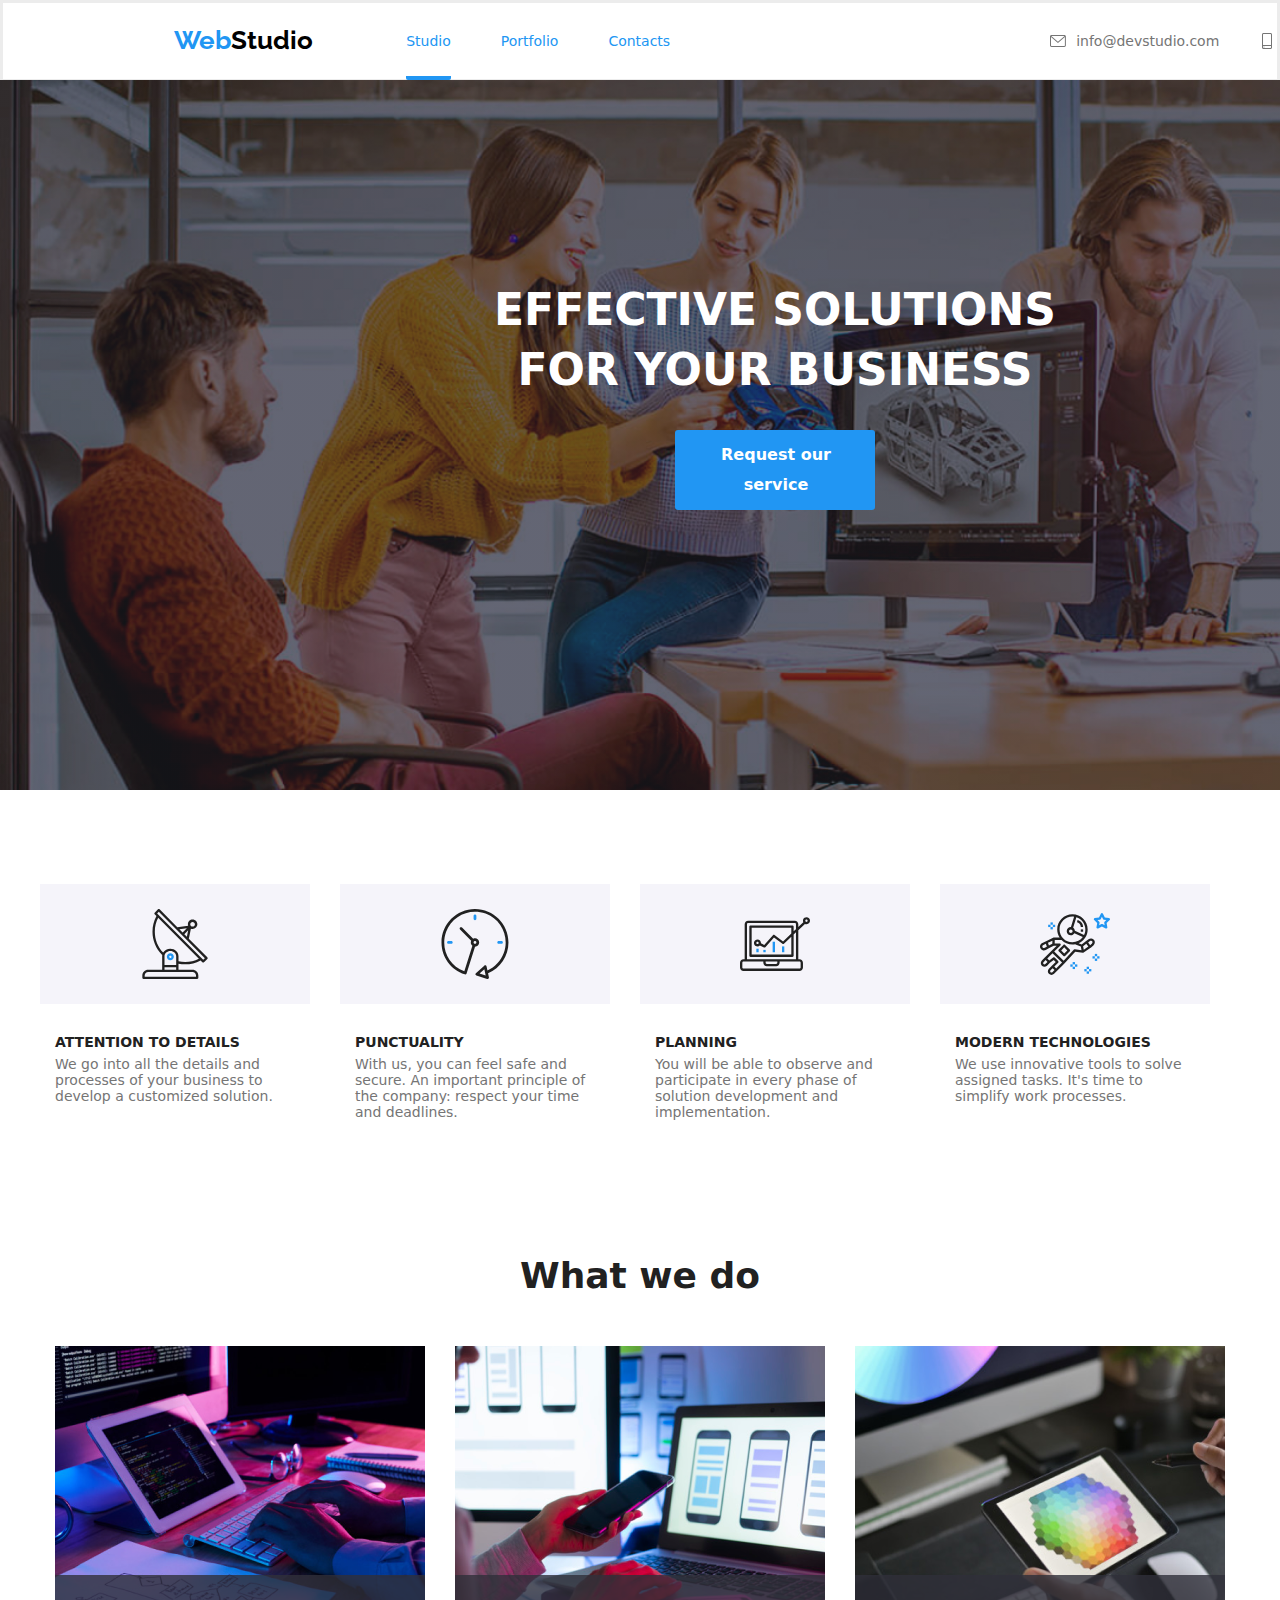
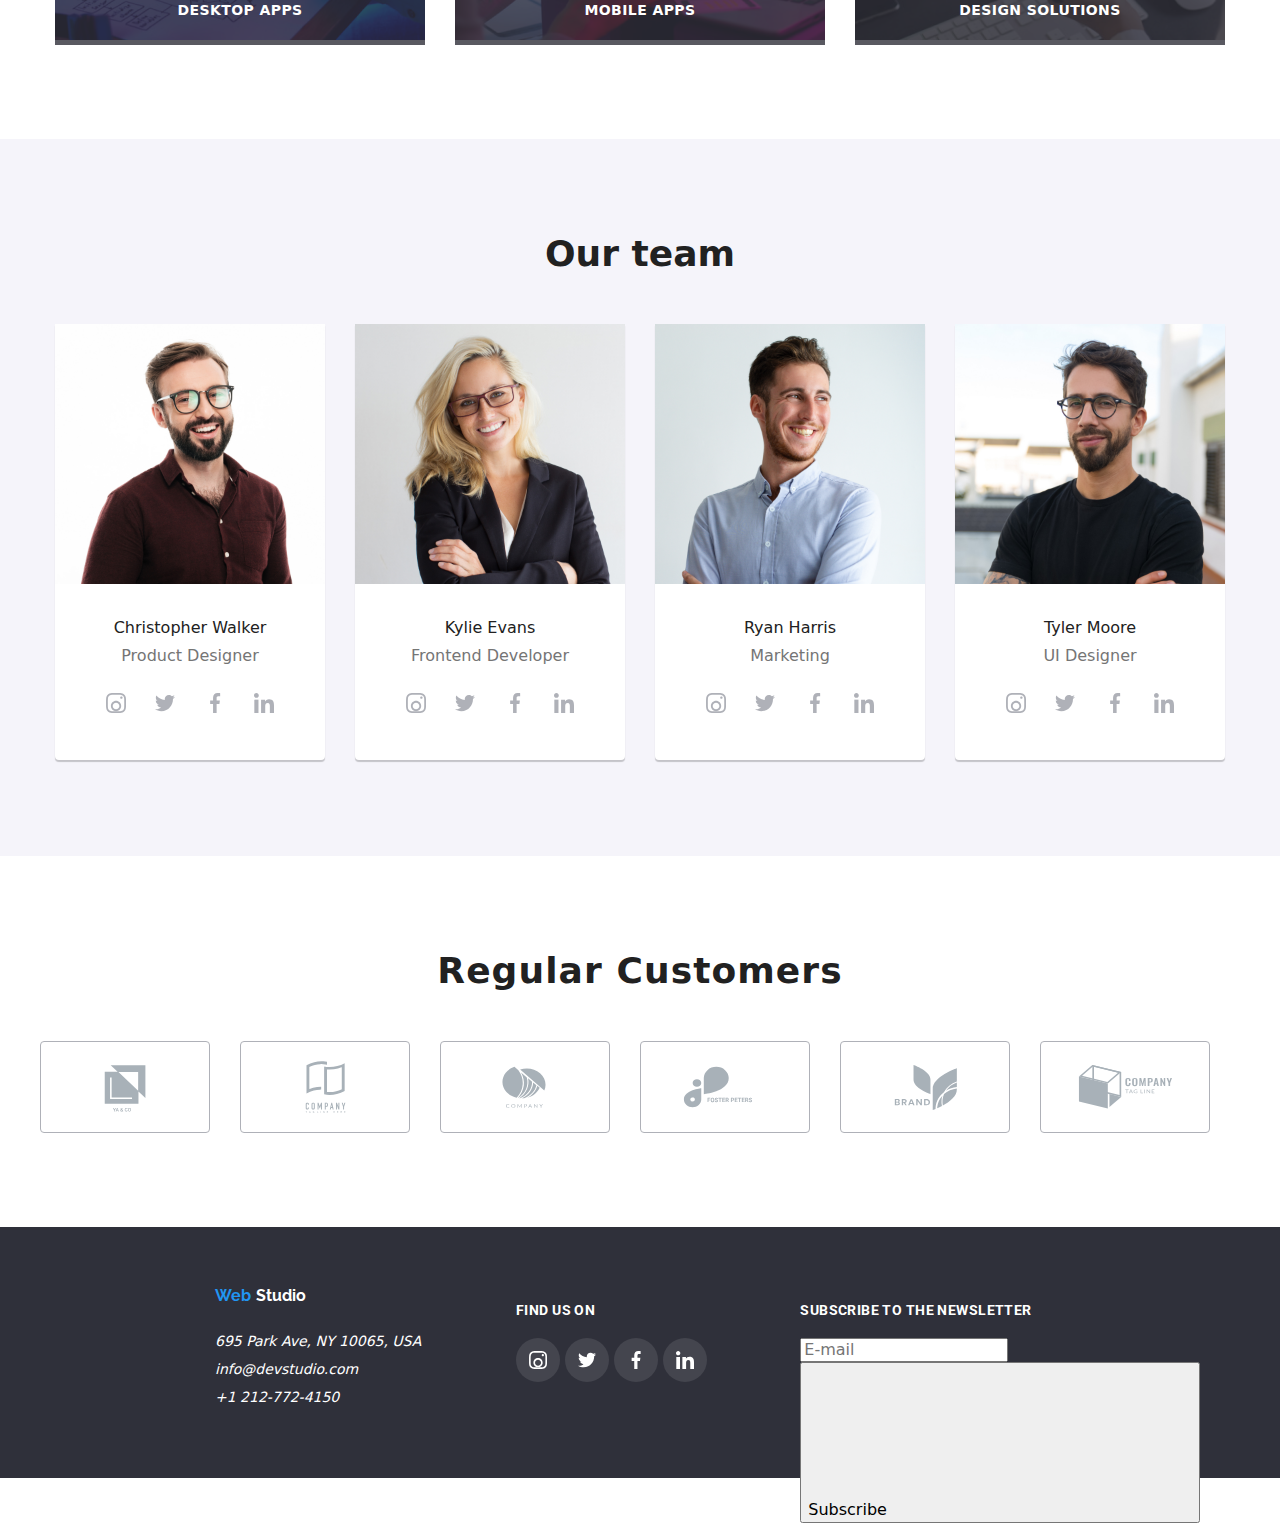
<file: index.html>
<!DOCTYPE html>
<html lang="en">
  <head>
    <meta charset="UTF-8" />
    <meta http-equiv="x-ua-compatible" content="IE=edge" />
    <meta name="veiwport" content="width=divice-width, inicial scale=1.0" />
    <title>WebStudio</title>
    <link rel="preconnect" href="https://fonts.googleapis.com" />
    <link rel="preconnect" href="https://fonts.gstatic.com" crossorigin />
    <link
      href="https://fonts.googleapis.com/css2?family=Raleway:wght@700&family=Roboto:wght@400;500;700;900&display=swap"
      rel="stylesheet"
    />
    <link
      rel="stylesheet"
      href="https://cdnjs.cloudflare.com/ajax/libs/modern-normalize/1.0.0/modern-normalize.min.css"
    />
    <link rel="stylesheet" href="./css/style.css" />
  </head>
  <body>
    <div class="global-container">
      <header class="global-header">
        <div class="header-container">
          <div class="webstudio-container">
            <a class="link-class" href="./index.html">
              <span class="text-blue">Web</span>
              <span class="text-white">Studio</span>
            </a>
          </div>
          <div class="navigation-container">
            <nav class="main-navigation">
              <ul class="list-class">
                <li>
                  <a href="./index.html" class="nav-link current">Studio</a>
                </li>
                <li>
                  <a href="./portfolio.html" class="nav-link">Portfolio</a>
                </li>
                <li>
                  <a href=" " class="nav-link">Contacts</a>
                </li>
              </ul>
            </nav>
          </div>
          <div class="contact-container">
            <ul class="contact">
              <li>
                <a class="mail-class" href="mailto:info@devstudio.com">
                  <svg class="icon-nav">
                    <use href="./images/icons.svg#icon-envelope"></use>
                  </svg>
                  <span class="mail"> info@devstudio.com</span>
                </a>
              </li>
              <li>
                <a class="tel-class" href="tel:+12127724150">
                  <svg class="icon-nav">
                    <use href="./images/icons.svg#icon-smartphone"></use>
                  </svg>
                  <span class="tel">+1 212-772-4150</span>
                </a>
              </li>
            </ul>
          </div>
        </div>
      </header>
      <main class="main-container">
        <section class="first-section">
          <div class="first-section-container">
            <h1 class="head-text">EFFECTIVE SOLUTIONS FOR YOUR BUSINESS</h1>
            <button class="button1" data-modal-open type="button">
              Request our service
            </button>
          </div>
        </section>
        <section class="second-section">
          <div class="second-section-container">
            <ul class="text-list">
              <li>
                <div class="rectangle1">
                  <svg class="svg-image1" width="270" height="120">
                    <use href="./images/icons.svg#icon-antenna-1"></use>
                  </svg>
                </div>
                <h2 class="htwo-text">ATTENTION TO DETAILS</h2>
                <p class="ptwo-text">
                  We go into all the details and processes of your business to
                  develop a customized solution.
                </p>
              </li>
              <li>
                <div class="rectangle2">
                  <svg class="svg-image2" width="270" height="120">
                    <use href="./images/icons.svg#icon-clock-1"></use>
                  </svg>
                </div>
                <h2 class="htwo-text">PUNCTUALITY</h2>
                <p class="ptwo-text">
                  With us, you can feel safe and secure. An important principle
                  of the company: respect your time and deadlines.
                </p>
              </li>
              <li>
                <div class="rectangle3">
                  <svg class="svg-image3" width="270" height="120">
                    <use href="./images/icons.svg#icon-diagram-1"></use>
                  </svg>
                </div>
                <h2 class="htwo-text">PLANNING</h2>
                <p class="ptwo-text">
                  You will be able to observe and participate in every phase of
                  solution development and implementation.
                </p>
              </li>
              <li>
                <div class="rectangle4">
                  <svg class="svg-image4" width="270" height="120">
                    <use href="./images/icons.svg#icon-astronaut-1"></use>
                  </svg>
                </div>
                <h2 class="htwo-text">MODERN TECHNOLOGIES</h2>
                <p class="ptwo-text">
                  We use innovative tools to solve assigned tasks. It's time to
                  simplify work processes.
                </p>
              </li>
            </ul>
          </div>
        </section>
        <section class="section-three">
          <div class="section-three-container">
            <h3 class="hthree-text">What we do</h3>
            <ul class="image-whatwedo">
              <li>
                <div class="thumb">
                  <img
                    src="./images/img1.png"
                    alt="laptop 1"
                    width="370"
                    height="294"
                  />
                  <p class="label">DESKTOP APPS</p>
                </div>
              </li>
              <li>
                <div class="thumb">
                  <img
                    src="./images/box2.png"
                    alt="laptop 2"
                    width="370"
                    height="294"
                  />
                  <p class="label">Mobile APPS</p>
                </div>
              </li>
              <li>
                <div class="thumb">
                  <img
                    src="./images/box3.png"
                    alt="laptop 3"
                    width="370"
                    height="294"
                  />
                  <p class="label">DESIGN SOLUTIONS</p>
                </div>
              </li>
            </ul>
          </div>
        </section>
        <section class="section-four">
          <div class="fourth-section-continer">
            <h4 class="hfour-text">Our team</h4>
            <ul class="image-ourteam">
              <li class="walker-container">
                <img
                  src="./images/img11.jpg"
                  alt="Christopher Walker"
                  width="270"
                  height="260"
                />
                <h5 class="hfive-text">Christopher Walker</h5>
                <p class="pfour-text">Product Designer</p>
                <div class="social-ellipse">
                  <a class="social-icon" href="">
                    <svg class="icon">
                      <use xlink:href="./images/icons.svg#icon-instagram"></use>
                    </svg>
                  </a>
                </div>
                <div class="social-ellipse">
                  <a class="social-icon" href="">
                    <svg class="icon">
                      <use xlink:href="./images/icons.svg#icon-twitter"></use>
                    </svg>
                  </a>
                </div>
                <div class="social-ellipse">
                  <a class="social-icon" href="">
                    <svg class="icon">
                      <use
                        xlink:href="./images/icons.svg#icon-facebook-1"
                      ></use>
                    </svg>
                  </a>
                </div>
                <div class="social-ellipse">
                  <a class="social-icon" href="">
                    <svg class="icon">
                      <use xlink:href="./images/icons.svg#icon-linkedin"></use>
                    </svg>
                  </a>
                </div>
              </li>
              <li class="kylie-container">
                <img
                  src="./images/img22.jpg"
                  alt="Kylie Evans"
                  width="270"
                  height="260"
                />
                <h5 class="hfive-text">Kylie Evans</h5>
                <p class="pfour-text">Frontend Developer</p>
                <div class="social-ellipse">
                  <a class="social-icon" href="">
                    <svg class="icon">
                      <use xlink:href="./images/icons.svg#icon-instagram"></use>
                    </svg>
                  </a>
                </div>
                <div class="social-ellipse">
                  <a class="social-icon" href="">
                    <svg class="icon">
                      <use xlink:href="./images/icons.svg#icon-twitter"></use>
                    </svg>
                  </a>
                </div>
                <div class="social-ellipse">
                  <a class="social-icon" href="">
                    <svg class="icon">
                      <use
                        xlink:href="./images/icons.svg#icon-facebook-1"
                      ></use>
                    </svg>
                  </a>
                </div>
                <div class="social-ellipse">
                  <a class="social-icon" href="">
                    <svg class="icon">
                      <use xlink:href="./images/icons.svg#icon-linkedin"></use>
                    </svg>
                  </a>
                </div>
              </li>
              <li class="ryan-container">
                <img
                  src="./images/img33.jpg"
                  alt="Ryan Harris"
                  width="270"
                  height="260"
                />
                <h5 class="hfive-text">Ryan Harris</h5>
                <p class="pfour-text">Marketing</p>
                <div class="social-ellipse">
                  <a class="social-icon" href="">
                    <svg class="icon">
                      <use xlink:href="./images/icons.svg#icon-instagram"></use>
                    </svg>
                  </a>
                </div>
                <div class="social-ellipse">
                  <a class="social-icon" href="">
                    <svg class="icon">
                      <use xlink:href="./images/icons.svg#icon-twitter"></use>
                    </svg>
                  </a>
                </div>
                <div class="social-ellipse">
                  <a class="social-icon" href="">
                    <svg class="icon">
                      <use
                        xlink:href="./images/icons.svg#icon-facebook-1"
                      ></use>
                    </svg>
                  </a>
                </div>
                <div class="social-ellipse">
                  <a class="social-icon" href="">
                    <svg class="icon">
                      <use xlink:href="./images/icons.svg#icon-linkedin"></use>
                    </svg>
                  </a>
                </div>
              </li>
              <li class="tyler-container">
                <img
                  src="./images/img44.jpg"
                  alt="Tyler Moore"
                  width="270"
                  height="260"
                />
                <h5 class="hfive-text">Tyler Moore</h5>
                <p class="pfour-text">UI Designer</p>
                <div class="social-ellipse">
                  <a class="social-icon" href="">
                    <svg class="icon">
                      <use xlink:href="./images/icons.svg#icon-instagram"></use>
                    </svg>
                  </a>
                </div>
                <div class="social-ellipse">
                  <a class="social-icon" href="">
                    <svg class="icon">
                      <use xlink:href="./images/icons.svg#icon-twitter"></use>
                    </svg>
                  </a>
                </div>
                <div class="social-ellipse">
                  <a class="social-icon" href="">
                    <svg class="icon">
                      <use
                        xlink:href="./images/icons.svg#icon-facebook-1"
                      ></use>
                    </svg>
                  </a>
                </div>
                <div class="social-ellipse">
                  <a class="social-icon" href="">
                    <svg class="icon">
                      <use xlink:href="./images/icons.svg#icon-linkedin"></use>
                    </svg>
                  </a>
                </div>
              </li>
            </ul>
          </div>
        </section>
        <section class="section-five">
          <div class="fifth-section-container">
            <h4 class="regular-text">Regular Customers</h4>
            <div class="regular-rectangle-container">
              <div class="regular-rectangle">
                <a href="">
                  <svg class="logo">
                    <use
                      xlink:href="./images/icons.svg#icon-Logo1"
                      width="106px"
                      height="60px"
                    ></use>
                  </svg>
                </a>
              </div>
              <div class="regular-rectangle" type="button">
                <a href="">
                  <svg class="logo">
                    <use
                      xlink:href="./images/icons.svg#icon-Logo2"
                      width="106px"
                      height="60px"
                    ></use>
                  </svg>
                </a>
              </div>
              <div class="regular-rectangle" type="button">
                <a href="">
                  <svg class="logo">
                    <use
                      xlink:href="./images/icons.svg#icon-Logo3"
                      width="106px"
                      height="60px"
                    ></use>
                  </svg>
                </a>
              </div>
              <div class="regular-rectangle" type="button">
                <a href="">
                  <svg class="logo">
                    <use
                      xlink:href="./images/icons.svg#icon-Logo4"
                      width="106px"
                      height="60px"
                    ></use>
                  </svg>
                </a>
              </div>
              <div class="regular-rectangle" type="button">
                <a href="">
                  <svg class="logo">
                    <use
                      xlink:href="./images/icons.svg#icon-Logo5"
                      width="106px"
                      height="60px"
                    ></use>
                  </svg>
                </a>
              </div>
              <div class="regular-rectangle" type="button">
                <a href="">
                  <svg class="logo">
                    <use
                      xlink:href="./images/icons.svg#icon-Logo6"
                      width="106px"
                      height="60px"
                    ></use>
                  </svg>
                </a>
              </div>
            </div>
          </div>
        </section>
      </main>
      <!--footer section-->
      <footer class="global-footer">
        <div class="footer-container">
          <section class="footer-section">
            <div class="web-studio2">
              <span class="blue-text">Web</span>
              <span class="white-text">Studio</span>
            </div>
            <address class="footer-address">
              <div class="foot-address">695 Park Ave, NY 10065, USA</div>
              <p class="mail-text">info@devstudio.com</p>
              <p class="tel-text">+1 212-772-4150</p>
            </address>
          </section>
          <section class="footer-social-section">
            <div class="footer-social-links">
              <p class="find-us-text">find us on</p>
            </div>
            <div class="f-social-ellipse">
              <a class="f-social-icon" href="">
                <svg class="f-icon">
                  <use xlink:href="./images/icons.svg#icon-instagram"></use>
                </svg>
              </a>
            </div>
            <div class="f-social-ellipse">
              <a class="f-social-icon" href="">
                <svg class="f-icon">
                  <use xlink:href="./images/icons.svg#icon-twitter"></use>
                </svg>
              </a>
            </div>
            <div class="f-social-ellipse">
              <a class="f-social-icon" href="">
                <svg class="f-icon">
                  <use xlink:href="./images/icons.svg#icon-facebook-1"></use>
                </svg>
              </a>
            </div>
            <div class="f-social-ellipse">
              <a class="f-social-icon" href="">
                <svg class="f-icon">
                  <use xlink:href="./images/icons.svg#icon-Ellipse1"></use>
                  <use xlink:href="./images/icons.svg#icon-linkedin"></use>
                </svg>
              </a>
            </div>
          </section>
          <section class="subscribe">
            <p class="subscribe-text">Subscribe to the newsletter</p>
            <div class="footer-email-form">
              <label for="email">
                <input
                  placeholder="E-mail"
                  type="email"
                  name="email"
                  id="email"
                  class="input-mail"
                  pattern="[a-z0-9._%+\-]+@[a-z0-9.\-]+\.[a-z]{2,}$"
                />
              </label>
              <div class="email-input">
                <button type="submit">
                  Subscribe
                  <svg>
                    <use xlink:href="./images/icons.svg#icon-icon_send"></use>
                  </svg>
                </button>
              </div>
            </div>
          </section>
        </div>
      </footer>
    </div>
    <!--Modal-->
    <div class="modal is-hidden" data-modal>
      <div class="modal-content">
        <button class="close-btn" data-modal-close>&times;</button>

        <p>Leave your information and we'll call you back</p>

        <form class="modal-form" action="" method="get" autocomplete="off">
          <div class="form-section">
            <label for="name">Name</label>
            <div class="input-l">
              <input type="text" name="name" id="name" class="modal-input" />
              <svg class="modal-icon">
                <use href="./images/icons.svg#icon-person-modal" />
              </svg>
            </div>
          </div>

          <div class="form-section">
            <label for="telephone">Telephone</label>
            <div class="input-l">
              <input
                type="tel"
                name="telephone"
                id="telephone"
                class="modal-input"
              />
              <svg class="modal-icon">
                <use href="./images/icons.svg#icon-phone-modal" />
              </svg>
            </div>
          </div>

          <div class="form-section">
            <label for="email">E-mail</label>
            <div class="input-l">
              <input
                type="email"
                name="email"
                id="email"
                class="modal-input"
                pattern="[a-z0-9._%+\-]+@[a-z0-9.\-]+\.[a-z]{2,}$"
              />
              <svg class="modal-icon">
                <use href="./images/icons.svg#icon-email-modal" />
              </svg>
            </div>
          </div>

          <div class="form-section">
            <label class="feedback-label">
              <span class="form-comments">Comments</span>
              <textarea
                placeholder="Enter the text"
                name="feedback"
                class="modal-input"
              ></textarea>
            </label>
          </div>
          <div class="checkbox.css">
            <label class="label-checkbox" for="terms-and-conditions">
              <input
                class="checkbox-input"
                id="terms-and-conditions"
                type="checkbox"
                name="terms"
              />
              <!-- <svg class="modal-icon">
              <use href="./images/icons.svg#icon-vector-modal"></use>
            </svg>-->
              <svg class="icon-check modal-icon">
                <use
                  href="./images/icons.svg#icon-icon-check"
                  width="16px"
                  height="16px"
                ></use>
              </svg>
              <span
                >I agree with the letter and accept the
                <a href="">Terms and Conditions</a></span
              >
            </label>
          </div>
        </form>
        <button class="modal-button" type="submit">Send</button>
      </div>
    </div>

    <script src="./modal.js"></script>
  </body>
</html>
</file>
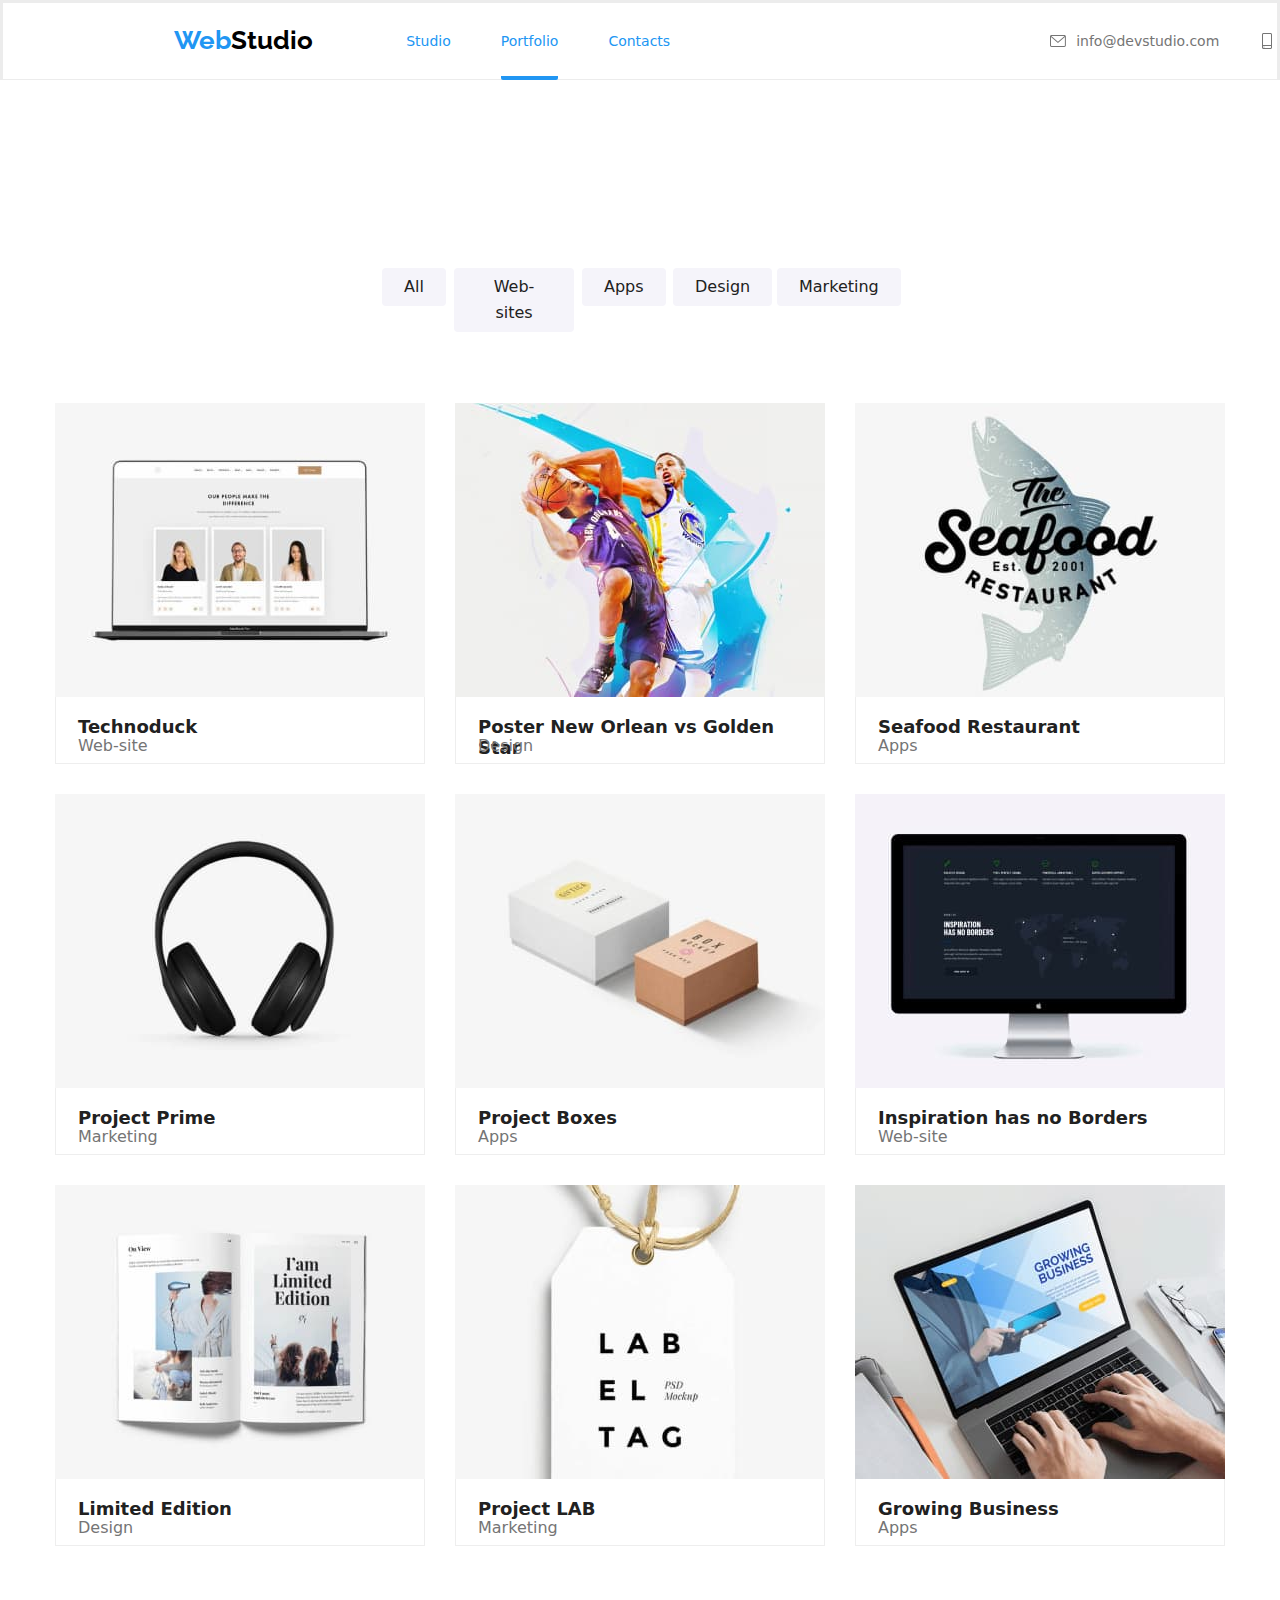
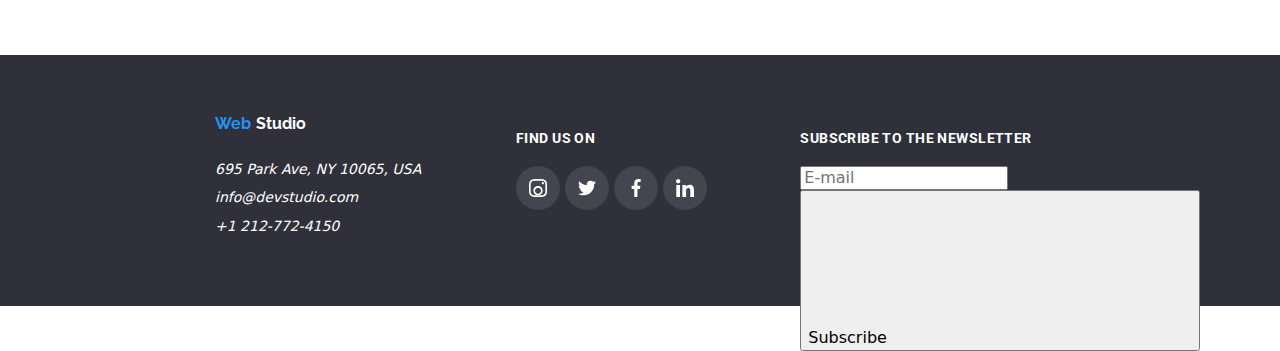
<file: portfolio.html>
<!DOCTYPE html>
<html lang="en">
  <head>
    <meta charset="UTF-8" />
    <meta http-equiv="x-ua-compatible" content="IE=edge" />
    <meta name="veiwport" content="width=divice-width, inicial scale=1.0" />

    <title>WebStudio</title>
    <link rel="preconnect" href="https://fonts.googleapis.com" />
    <link rel="preconnect" href="https://fonts.gstatic.com" crossorigin />
    <link
      href="https://fonts.googleapis.com/css2?family=Raleway:wght@700&family=Roboto:wght@400;500;700;900&display=swap"
      rel="stylesheet"
    />

    <link
      rel="stylesheet"
      href="https://cdnjs.cloudflare.com/ajax/libs/modern-normalize/1.0.0/modern-normalize.min.css"
    />
    <link rel="stylesheet" href="./css/style.css" />
  </head>

  <body>
    <div class="global-container">
      <header class="global-header">
        <div class="header-container">
          <div class="webstudio-container">
            <a class="link-class" href="./index.html">
              <span class="text-blue">Web</span>
              <span class="text-white">Studio</span>
            </a>
          </div>
          <div class="navigation-container">
            <nav class="main-navigation">
              <ul class="list-class">
                <li>
                  <a href="./index.html" class="nav-link">Studio</a>
                </li>
                <li>
                  <a href="./portfolio.html" class="nav-link current"
                    >Portfolio</a
                  >
                </li>
                <li>
                  <a href="./contacts.html" class="nav-link">Contacts</a>
                </li>
              </ul>
            </nav>
          </div>
          <div class="contact-container">
            <ul class="contact">
              <li>
                <a class="mail-class" href="mailto:info@devstudio.com">
                  <svg class="icon-nav">
                    <use href="./images/icons.svg#icon-envelope"></use>
                  </svg>
                  <span class="mail"> info@devstudio.com</span>
                </a>
              </li>
              <li>
                <a class="tel-class" href="tel:+12127724150">
                  <svg class="icon-nav">
                    <use href="./images/icons.svg#icon-smartphone"></use>
                  </svg>
                  <span class="tel">+1 212-772-4150</span>
                </a>
              </li>
            </ul>
          </div>
        </div>
      </header>

      <main class="main-container-second">
        <!--button section-->
        <section class="button-section">
          <ul class="button-class">
            <li>
              <button class="button one" type="button">All</button>
            </li>
            <li>
              <button class="button two" type="button">Web-sites</button>
            </li>
            <li>
              <button class="button three" type="button">Apps</button>
            </li>
            <li>
              <button class="button four" type="button">Design</button>
            </li>
            <li>
              <button class="button five" type="button">Marketing</button>
            </li>
          </ul>
        </section>
        <!--images section-->
        <section class="image-section">
          <div class="grid-container">
            <ul class="image-class">
              <li class="card">
                <div class="hover-box">
                  <img
                    src="./images/img1.jpg"
                    alt="Technoduck"
                    width="370"
                    height="294"
                  />
                  <div class="hover-text">
                    <p>
                      Technoduck is a state-of-the-art coronavirus distribution
                      platform. Companies use this platform for digital
                      espionage and attacks on competitors' secure servers.
                    </p>
                  </div>
                </div>
                <div class="textcard">
                  <h3 class="image-text">Technoduck</h3>
                  <p class="description-text">Web-site</p>
                </div>
              </li>
              <li class="card">
                <div class="hover-box">
                  <img
                    src="./images/img2.jpg"
                    alt="Poster New Orlean"
                    width="370"
                    height="294"
                  />
                  <div class="hover-text">
                    <p>...</p>
                  </div>
                </div>
                <div class="textcard">
                  <h3 class="image-text">Poster New Orlean vs Golden Star</h3>
                  <p class="description-text">Design</p>
                </div>
              </li>
              <li class="card">
                <div class="hover-box">
                  <img
                    src="./images/img3.jpg"
                    alt="Seafood restaurant"
                    width="370"
                    height="294"
                  />
                  <div class="hover-text">
                    <p>...</p>
                  </div>
                </div>
                <div class="textcard">
                  <h3 class="image-text">Seafood Restaurant</h3>
                  <p class="description-text">Apps</p>
                </div>
              </li>
              <li class="card">
                <div class="hover-box">
                  <img
                    src="./images/img4.jpg"
                    alt="Project prime"
                    width="370"
                    height="294"
                  />
                  <div class="hover-text">
                    <p>...</p>
                  </div>
                </div>
                <div class="textcard">
                  <h3 class="image-text">Project Prime</h3>
                  <p class="description-text">Marketing</p>
                </div>
              </li>
              <li class="card">
                <div class="hover-box">
                  <img
                    src="./images/img5.jpg"
                    alt="Project boxes"
                    width="370"
                    height="294"
                  />
                  <div class="hover-text">
                    <p>...</p>
                  </div>
                </div>
                <div class="textcard">
                  <h3 class="image-text">Project Boxes</h3>
                  <p class="description-text">Apps</p>
                </div>
              </li>
              <li class="card">
                <div class="hover-box">
                  <img
                    src="./images/img6.jpg"
                    alt="Inspiration has no borders"
                    width="370"
                    height="294"
                  />
                  <div class="hover-text">
                    <p>...</p>
                  </div>
                </div>
                <div class="textcard">
                  <h3 class="image-text">Inspiration has no Borders</h3>
                  <p class="description-text">Web-site</p>
                </div>
              </li>
              <li class="card">
                <div class="hover-box">
                  <img
                    src="./images/img7.jpg"
                    alt="Limited edition"
                    width="370"
                    height="294"
                  />
                  <div class="hover-text">
                    <p>...</p>
                  </div>
                </div>
                <div class="textcard">
                  <h3 class="image-text">Limited Edition</h3>
                  <p class="description-text">Design</p>
                </div>
              </li>
              <li class="card">
                <div class="hover-box">
                  <img
                    src="./images/img8.jpg"
                    alt="Project lab"
                    width="370"
                    height="294"
                  />
                  <div class="hover-text">
                    <p>...</p>
                  </div>
                </div>
                <div class="textcard">
                  <h3 class="image-text">Project LAB</h3>
                  <p class="description-text">Marketing</p>
                </div>
              </li>
              <li class="card">
                <div class="hover-box">
                  <img
                    src="./images/img9.jpg"
                    alt="Growing business"
                    width="370"
                    height="294"
                  />
                  <div class="hover-text">
                    <p>...</p>
                  </div>
                </div>
                <div class="textcard">
                  <h3 class="image-text">Growing Business</h3>
                  <p class="description-text">Apps</p>
                </div>
              </li>
            </ul>
          </div>
        </section>
      </main>

      <!--footer section-->
      <footer class="global-footer">
        <div class="footer-container">
          <section class="footer-section">
            <div class="web-studio2">
              <span class="blue-text">Web</span>
              <span class="white-text">Studio</span>
            </div>
            <address class="footer-address">
              <div class="foot-address">695 Park Ave, NY 10065, USA</div>
              <p class="mail-text">info@devstudio.com</p>
              <p class="tel-text">+1 212-772-4150</p>
            </address>
          </section>
          <section class="footer-social-section">
            <div class="footer-social-links">
              <p class="find-us-text">find us on</p>
            </div>
            <div class="footer-social-icons">
              <div class="f-social-ellipse">
                <a class="f-social-icon" href="">
                  <svg class="f-icon">
                    <use xlink:href="./images/icons.svg#icon-instagram"></use>
                  </svg>
                </a>
              </div>
              <div class="f-social-ellipse">
                <a class="f-social-icon" href="">
                  <svg class="f-icon">
                    <use xlink:href="./images/icons.svg#icon-twitter"></use>
                  </svg>
                </a>
              </div>
              <div class="f-social-ellipse">
                <a class="f-social-icon" href="">
                  <svg class="f-icon">
                    <use xlink:href="./images/icons.svg#icon-facebook-1"></use>
                  </svg>
                </a>
              </div>
              <div class="f-social-ellipse">
                <a class="f-social-icon" href="">
                  <svg class="f-icon">
                    <use xlink:href="./images/icons.svg#icon-linkedin"></use>
                  </svg>
                </a>
              </div>
            </div>
          </section>
          <section class="subscribe">
            <p class="subscribe-text">Subscribe to the newsletter</p>
            <div class="footer-email-form">
              <label for="email">
                <input
                  placeholder="E-mail"
                  type="email"
                  name="email"
                  id="email"
                  class="input-mail"
                  pattern="[a-z0-9._%+\-]+@[a-z0-9.\-]+\.[a-z]{2,}$"
                />
              </label>
              <div class="email-input">
                <button type="submit">
                  Subscribe
                  <svg>
                    <use xlink:href="./images/icons.svg#icon-icon_send"></use>
                  </svg>
                </button>
              </div>
            </div>
          </section>
        </div>
      </footer>
    </div>
  </body>
</html>
</file>
<file: css/style.css>
:root {
    --link-color: #212121;
    --heading-font-family: system-ui, -apple-system, BlinkMacSystemFont,
        "Segoe UI", Roboto, Oxygen, Ubuntu, Cantarell, "Open Sans", "Helvetica Neue",
        sans-serif;
    --link-hover-color: #2196f3;
    --svg-icons-color: #afb1b8;
    --grey-text-color: #757575;
    --trasform: transform 250ms ease;
}

/*-- syles canceling--*/
h1,
h2,
h3,
h4,
h5,
p {
    margin: 0;
}

ul {
    list-style: none;
    padding: 0;
    margin: 0;
}

a {
    text-decoration: none;
}

.global-continer {
    width: 1600px;
}

.visually-hidden {
    position: absolute;
    width: 1px;
    height: 1px;
    margin: -1px;
    border: 0;
    padding: 0;
    clip: rect(0 0 0 0);
    overflow: hidden;
}

.header-container {
    display: flex;
    flex-direction: row;
    height: 80px;
    align-items: center;
    border-style: solid;
    border-bottom-width: 1px;
    border-color: #ececec;
    flex-wrap: nowrap;
    
}

.webstudio-container {
    display: flex;
    flex-direction: row;
    padding-left: 13.4375%;
    flex-wrap: nowrap;
    justify-content: space-between;
    width: max-content;
}

.link-class {
    display: flex;
    align-items: center;
}

.link-class {
    font-family: "Raleway", sans-serif;
    font-weight: 700;
    font-size: 26 px;
    text-decoration: none;
}

.text-white {
    color: #000000;
    font-weight: 700;
    font-size: 26px;
}

.global-header {
    background-color: #fff;
    font-family: var(--heading-font-family);
    font-size: 14px;
    font-weight: 500;
}

.navigation-container ul {
    display: flex;
    flex-direction: row;
    align-items: center;
    padding-left: 93px;
}

.navigation-container li {
    padding-right: 50px;
}

.contact-container {
    display: flex;
    flex-direction: row;
    flex-wrap: nowrap;
    align-items: center;
    margin-left: 330px;
}

.contact ul {
    width: 500px;
}

.icon-nav {
    display: inline-block;
    max-width: 16px;
    max-height: 16px;
    fill: var(--grey-text-color);
    align-items: center;
}

.mail,
.tel {
    color: var(--grey-text-color);
}

.icon-nav {
    margin-right: 10px;
}

.text-blue {
    color: var(--link-hover-color);
    font-weight: 700;
    font-size: 26px;
    overflow-clip-margin: unset;
}

/*--Link section first page--*/
.nav-link {
    list-style-type: none;
    color: var(--grey-text-color);
    text-decoration: none;
}


.current {
    color: var(--link-hover-color);
}

.current {
    padding-bottom: 27px;
    border-bottom: var(--link-hover-color) solid 4px;
    border-radius: 2px;
}

a:link,
a:hover {
    color: var(--link-hover-color);
}

a:focus {
    color: var(--link-hover-color);
}

.nav-link {
    cursor: poiter;
}

/*--Contact first page--*/
.contact {
    display: flex;
    list-style-type: none;
    text-decoration: none;
    align-items: center;
    color: var(--grey-text-color);
}

.contact span:link,
.contact span:hover {
    color: var(--link-hover-color);
}

/*--first section first page Effective solutions--*/

.first-section {
    background: #2f303a;
    text-align: center;
    background-image: linear-gradient(rgba(47, 48, 58, 0.4),
            rgba(47, 48, 58, 0.4)),
        url(../images/effective-solution.jpg);
    background-size: cover;
}

.first-section-container {
    display: inline-block;

    margin: 0%;
    padding: 200px 452px 280px 452px;
}

.head-text {
    width: 646px;
    padding-bottom: 30px;
}

.first-section .head-text {
    font-weight: 900;
    font-size: 44px;
    line-height: 60px;
    letter-spacing: 6%;
    color: #ffff;
    text-align: center;
    font-family: var(--heading-font-family);
}

.button1 {
    width: 200px;
    padding: 10px 19px 10px 21px;
    height: 50 px;
}

.button1 {
    background-color: var(--link-hover-color);
    border: none;
    color: white;
    text-align: center;
    text-decoration: none;
    display: inline-block;
    font-size: 16px;
    font-weight: 700;
    letter-spacing: 6%;
    size: 16px;
    line-height: 30px;
    border-radius: 3px;
    font-family: var(--heading-font-family);
}

.button1:hover {
    background-color: #188ce8;
}

.modal {
    position: absolute;
    width: 528px ;
    height: 581px;
    top: 221px;
    left: 536px;
    display: flex;
    justify-content: center;
    align-items: center;
    background-color: #fff;
    border-radius: 4px;
    box-shadow: 0px 2px 1px 0px rgba(0, 0, 0, 0.2);
    box-shadow: 0px 1px 1px 0px rgba(0, 0, 0, 0.14);
    box-shadow: 0px 1px 3px 0px rgba(0, 0, 0, 0.12);

}

.modal-content {
    background-color: #fff;
    padding: 20px;
    width: 90%;
}

.is-hidden {
    visibility: hidden;
}

.close-btn {
    border: 1px solid rgba(0, 0, 0, 0.1);
    border-radius: 50%;
    background-color: #fff;
    color: var(--link-color);
    size: 18px;
    cursor: pointer;
    position: absolute;
    top: 8px;
    right: 8px;
    width: 30px;
    height:30px;
}
/*--second section first page--*/

.second-section-container {
    display: flex;
    flex-direction: row;
    justify-content: center;
    margin-bottom: 94px;
    flex-wrap: nowrap;
}

.second-section-container li {
    width: 270px;
    margin-right: 30px;
    margin-bottom: 30px;
}

.rectangle1 {
    display: flex;
    background-color: #f5f4fa;
    width: 270px;
    margin-bottom: 30px;
}

.svg-image1 {
    padding: 25px 100px 25px 100px;
    background-repeat: no-repeat;
    background-position: center;
}

.rectangle2 {
    display: flex;
    width: 270px;
    background-color: #f5f4fa;
    margin-bottom: 30px;
}

.svg-image2 {
    padding: 25px 100px 25px 100px;
    background-repeat: no-repeat;
    background-position: center;
}

.rectangle3 {
    display: flex;
    width: 270px;
    background-color: #f5f4fa;
    margin-bottom: 30px;
}

.svg-image3 {
    padding: 25px 100px 25px 100px;
    background-repeat: no-repeat;
    background-position: center;
}

.rectangle4 {
    display: flex;
    width: 270px;
    background-color: #f5f4fa;
    margin-bottom: 30px;
}

.svg-image4 {
    padding: 25px 100px 25px 100px;
    background-repeat: no-repeat;
    background-position: center;
}

.text-list {
    max-width: 1600px;
    padding-top: 94px;
}

.second-section {
    background: #fff;
    list-style-type: none;
}

.htwo-text {
    width: 270px;
    height: 16px;
}

.htwo-text {
    font-weight: 700;
    font-size: 14px;
    color: #212121;
    font-family: var(--heading-font-family);
    padding-left: 15px;
    padding-right: 15px;
}

.text-list {
    list-style-type: none;
    display: flex;
}

.ptwo-text {
    width: 270px;
    height: 75px;
    margin-top: 6px;
    padding-left: 15px;
    padding-right: 15px;
}

.ptwo-text {
    font-weight: 400;
    font-size: 14px;
    letter-spacing: 3%;
    color: #757575;
    font-family: var(--heading-font-family);
}

/*--tirth section first page What We Do--*/

.section-three-continer {
    display: flex;
    flex-direction: column;
    margin-top: 0 auto;
    height:auto;
}
.thumb {
    position:relative;
    overflow:hidden; 
}

.thumb> .label {
    position:absolute;
    margin:0;
    font-family: var(--heading-font-family);
    font-size: 14px;
    font-weight: 700;
    line-height: 16px;
    letter-spacing: 0.03em;
    width: 370px;
    height: 70px;
    padding-top: 27px;
    padding-bottom: 27px;
    text-align: center;
    color: #fff;
    text-transform: uppercase;
    bottom:0;
    left:0;
    background-color: rgba(47, 48, 58, 0.8);

}

.hthree-text {
    display: flex;
    justify-content: center;
    margin-top: 94px;
}

.section-three {
    background-color: #fff;
}

.image-whatwedo {
    list-style-type: none;
    display: flex;
    justify-content: center;
    margin-top: 50px;
}

.image-whatwedo li {
    padding-left: 15px;
    padding-right: 15px;
    margin-bottom: 94px;
}

.hthree-text {
    font-weight: 700;
    font-size: 36px;
    text-align: center;
    letter-spacing: 3%;
    color: #212121;
    font-family: var(--heading-font-family);
}

/*--section four OUR TEAM--*/

.fourth-section-continer {
    display: flex;
    flex-direction: column;
    background-color: #f5f4fa;
}

.hfour-text {
    display: flex;
    justify-content: center;
    margin-top: 94px;
    padding-left: 502px;
    padding-right: 502px;
}

.fourth-section-continer ul {
    display: flex;
    padding-top: 50px;
    justify-items: center;
    margin-left: 30px;
    margin-right: 30px;
    margin-bottom: 96px;
}

.walker-container {
    display: block;
    border-style: none;
    border-color: #f5f4fa;
    border-radius: 0px 0px 4px 4px;
    max-width: 100%;
    height: auto;
    background-color: #fff;
    border-radius: 0px, 0px, 4px, 4px;
    box-shadow: 0px 2px 1px 0px rgba(0, 0, 0, 0.2);
}

.kylie-container {
    display: block;
    border-style: none;
    border-color: #f5f4fa;
    border-radius: 0px 0px 4px 4px;
    height: auto;
    margin-left: 30px;
    background-color: #fff;
    border-radius: 0px, 0px, 4px, 4px;
    box-shadow: 0px 2px 1px 0px rgba(0, 0, 0, 0.2);
}

.ryan-container {
    display: block;
    border-style: none;
    border-color: #f5f4fa;
    border-radius: 0px 0px 4px 4px;
    margin-left: 30px;
    height: auto;
    background-color: #fff;
    border-radius: 0px, 0px, 4px, 4px;
    box-shadow: 0px 2px 1px 0px rgba(0, 0, 0, 0.2);
}

.tyler-container {
    display: block;
    border-style: none;
    border-color: #f5f4fa;
    border-radius: 0px 0px 4px 4px;
    margin-left: 30px;
    height: auto;
    background-color: #fff;
    border-radius: 0px, 0px, 4px, 4px;
    box-shadow: 0px 2px 1px 0px rgba(0, 0, 0, 0.2);
}

.social-ellipse {
    display: inline-block;
    flex-direction: row;
    width: 44px;
    height: 44px;
    border-radius: 50%;
    margin-bottom: 30px;
}

.icon {
    display: block;
    flex-direction: row;
    width: 44px;
    height: 44px;
    align-items: center;
    justify-content: center;
    padding: 12px 12px;
    fill: #afb1b8;
}

.icon:hover {
    fill: #ffffff;
}

.icon>svg {
    justify-content: center;
    align-items: center;
    width: 44px;
    height: 44px;
}

.svg>use {
    width: 44px;
    height: 44px;
}

.social-ellipse:hover {
    background-color: var(--link-hover-color);
    fill: #fff;
}


.hfive-text {
    padding-top: 30px;
    padding-bottom: 5px;
}

.pfour-text {
    padding-top: 5px;
    padding-bottom: 16px;
}

.image-ourteam {
    list-style-type: none;
    display: flex;
    justify-content: center;
}

.section-four {
    font-size: 16px;
    text-align: center;
    letter-spacing: 3%;
    font-family: var(--heading-font-family);
}

.hfour-text {
    font-weight: 700;
    color: #212121;
    font-size: 36px;
}

.hfive-text {
    font-weight: 500;
    color: #212121;
    font-size: 16px;
}

.pfour-text {
    font-weight: 400;
    color: #757575;
    font-size: 16px;
}

.social-icon:hover {
    fill: #fff;
}

/*--fifth section Regular Customer--*/
.fifth-section-container {
    display: block;
    justify-content: center;
    flex-shrink: 0;
    margin-top: 94px;
}

.regular-rectangle {
    width: 170px;
    height: 92px;
    background-color: #fff;
    border: 1px solid #afb1b8;
    border-radius: 4px;
    margin-right: 30px;
    margin-bottom: 94px;
}

.regular-rectangle-container {
    display: flex;
    justify-content: center;
}

.regular-text {
    color: var(--link-color);
    text-align: center;
    font-family: var(--heading-font-family);
    font-size: 36px;
    font-style: normal;
    font-weight: 700;
    line-height: normal;
    letter-spacing: 1.08px;
    margin-bottom: 50px;
}

.logo {
    padding-top: 16px;
    padding-left: 32px;
    fill: #a8b1b8;
}

.logo:hover {
    fill: var(--link-hover-color);
}



/*--button section second page--*/
.main-container-second {
    display: grid;
    justify-content: center;
    margin-top: 94px;
    margin-bottom: 94px;
    align-items: center;
    align-content: center;
}

.button-section ul {
    list-style-type: none;
    display: grid;
    grid-template-columns: 64px 120px 83px 96px 121px;
    grid-column-gap: 8px;
    align-content: center;
    justify-content: center;
    margin-top: 94px;
}

.button {
    background-color: #f5f4fa;
    border: none;
    color: #212121;
    text-align: center;
    text-decoration: none;
    display: inline;
    font-size: 16px;
    font-weight: 500;
    letter-spacing: 3%;
    size: 16px;
    line-height: 26px;
    border-radius: 4px;
    cursor: pointer;
    list-style-type: none;
    font-family: var(--heading-font-family);
    padding-top: 6px;
    padding-left: 22px;
    padding-right: 22px;
    padding-bottom: 6px;
}

.button:hover {
    background-color: var(--link-hover-color);

    color: white;
}

.button:focus {
    background-color: var(--link-hover-color);
    color: white;
}


/*--image section second page--*/
.image-section {
    display: flex;
    justify-content: center;
}
.grid-container{
    display: grid;
    grid-template-columns: auto auto auto;
    flex-basis: calc((100%-90px) / 3);
}

.image-class {
    display: flex;
    list-style-type: none;
    flex-wrap: wrap;
    align-items: center;
    padding-top: 56px;
    justify-content: center;
    flex-basis: calc((100%-90px) / 3);
}

.image-class li {
    flex-basis: calc((100%-90px) / 3);
    margin: 15px;
    max-width: 100%;
    height: auto;
}

.hover-box{
    position: relative;
    width: 370px;
    height:294px;
    margin:0;
    overflow:hidden;
    
}
.hover-text{
    position:absolute;
    top:0;
    left:0;
    width: 100%;
    height: 100%;
    padding-top: 63px;
    padding-left: 24px;
    background-color: rgba(33, 150, 243, 0.9);
    transform: translateY(100%);
    transition: var(--trasform);
    transition-timing-function: cubic-bezier(0.4, 0, 0.2, 1)
    }

.hover-box:hover .hover-text{
    transform: translateY(0);
    }

.hover-text p{
    color:#fff;
    margin:0;
    font-family: var(--heading-font-family);
    font-size: 18px;
    font-weight: 400;
    line-height: 28px;
    letter-spacing: 0.03em;
    text-align: left;
   

}    
.textcard {
    border-top-style: none;
    border-right-style: solid;
    border-right-width: 1px;
    border-bottom-style: solid;
    border-bottom-width: 1px;
    border-left-style: solid;
    border-left-width: 1px;
    border-color: #eee;
    padding-left: 22px;
    padding-right: 22px;
}

.image-class h3 {
    height: 36px;
    width: 322px;
    justify-content: center;
    align-content: center;
    padding-top: 20px;
}

.image-class p {
    height: 30px;
    width: 322px;
    padding-top: 4px;
    padding-bottom: 20px;
}

.image-text {
    font-weight: 700;
    font-size: 18px;
    letter-spacing: 6%;
    color: #212121;
    font-family: var(--heading-font-family);
}

.description-text {
    font-weight: 400;
    font-size: 16px;
    letter-spacing: 3%;
    color: #757575;
    font-family: var(--heading-font-family);
}

/*--footer second page--*/

.footer-container {
    display: flex;
    height: 251px;
    width: max-content;
}

.footer-section {
    display: block;
    padding-left: 215px;
    width: 516px;
    justify-content: left;
}

.footer-social-section {
    display: block;
    margin-top: 75px;
}

.web-studio2 {
    display: block;
    margin-top: 60px;
    padding-bottom: 28px;
}

.global-footer {
    background: #2f303a;
    text-align: left;
}

.text-whites {
    color: white;
}

.blue-text {
    color: var(--link-hover-color);
    font-family: "Raleway";
    font-weight: 700;
    font-size: 26 px;
}

.white-text {
    color: white;
    font-family: "Raleway";
    font-weight: 700;
    font-size: 26 px;
}

.footer-address {
    font-size: 14px;
    font-weight: 400;
    letter-spacing: 3%;
    color: #fff;
    font-family: var(--heading-font-family);
}

.foot-address {
    padding-bottom: 12px;
}

.mail-class {
    color: #fff;
    margin-right: 40px;
}

.mail-class:hover .icon-nav {
    fill: var(--link-hover-color);
}

.mail-class:hover .mail {
    color: var(--link-hover-color);
}

.tel-class:hover .icon-nav {
    fill: var(--link-hover-color);
}

.tel-class:hover .tel {
    color: var(--link-hover-color);
}

.mail-class,
.tel-class {
    display: flex;
    align-items: center;
    justify-content: center;
}

.tel-text {
    color: #fff;
    padding-top: 12px;
}

.find-us-text,
.subscribe-text {
    color: #fff;
    font-family: Roboto;
    font-size: 14px;
    font-weight: 700;
    line-height: 16px;
    letter-spacing: 0.03em;
    text-align: left;
    text-transform: uppercase;
    margin-bottom: 20px;
}

.f-social-ellipse {
    display: inline-block;
    flex-direction: row;
    width: 44px;
    height: 44px;
    border-radius: 50%;
    margin-bottom: 30px;
    fill: #fff;
    opacity: 1;
}

.f-social-icon {
    text-decoration: none;
    width: 44px;
    height: 44px;
    display: flex;
    justify-content: center;
    align-items: center;
    border: 1px solid transparent;
    background-color: rgba(255, 255, 255, 0.1);
    border-radius: 50%;
    fill: #fff;
}

.f-icon {
    display: block;
    flex-direction: row;
    width: 44px;
    height: 44px;
    align-items: center;
    justify-content: center;
    padding: 12px;
    fill: #ffffff;
    opacity: 1;
}

.footer-social-icons:nth-child(1) {
    padding-left: 0;
}

.f-social-ellipse:hover {
    opacity: 1;
    background-color: var(--link-hover-color);
    fill: #fff;
}

.f-icon:hover {
    fill: #fff;
}
.subscribe{
    display:block;
    align-items: center;
    margin-top:75px;
    margin-left: 93px;
}
</file>
